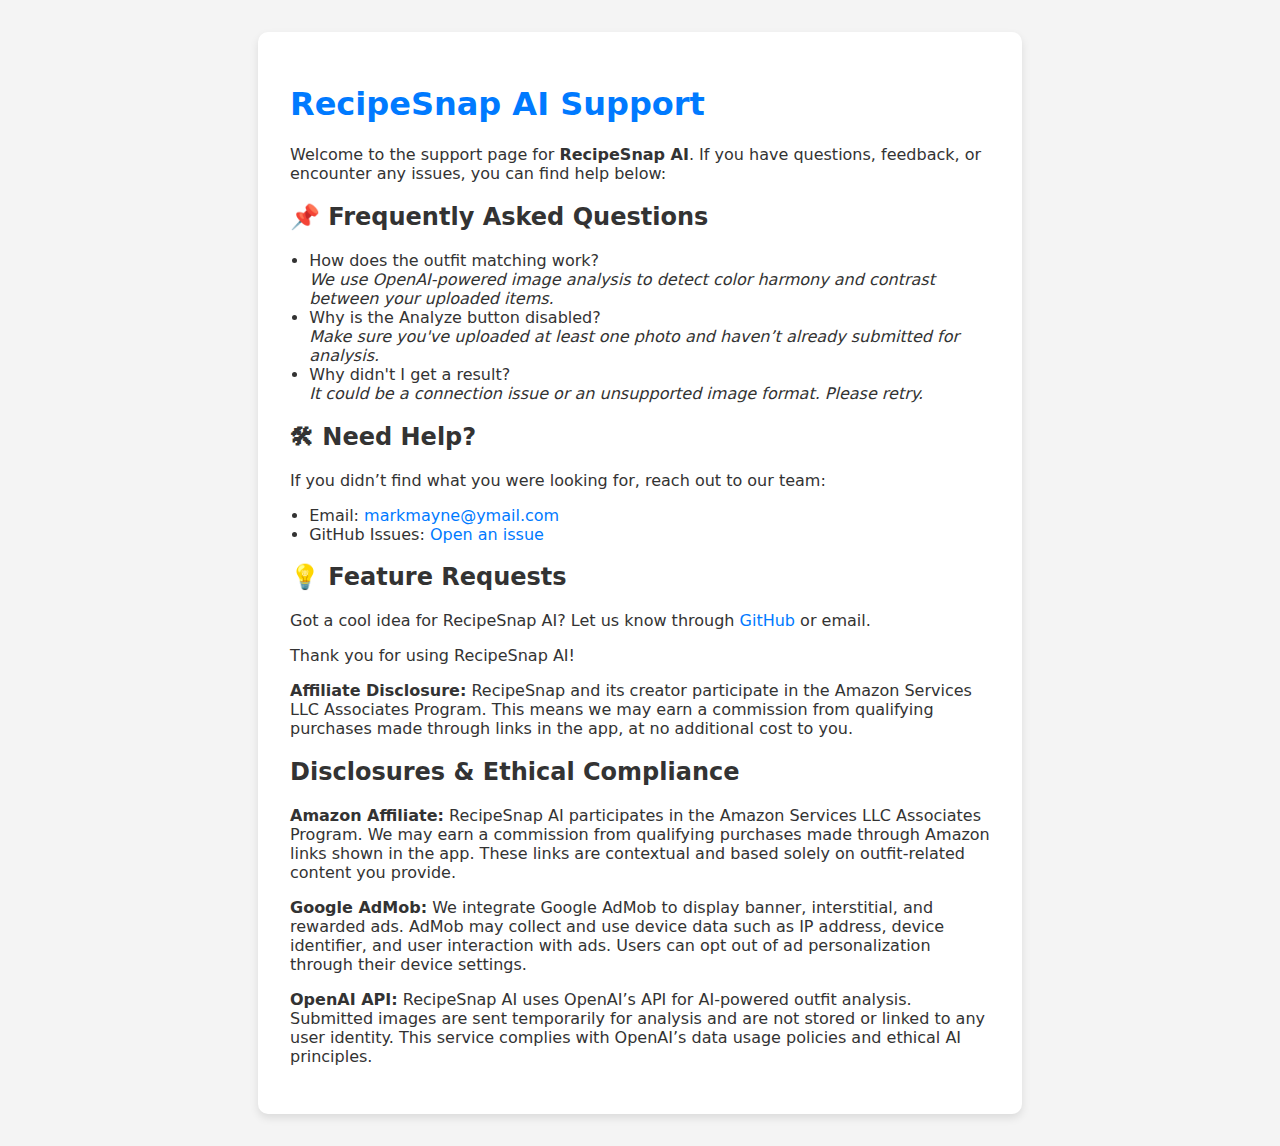
<file: index.html>
<!DOCTYPE html>
<html lang="en">
<head>
  <meta charset="UTF-8">
  <meta name="viewport" content="width=device-width, initial-scale=1.0">
  <title>RecipeSnap AI - Support</title>
  <style>
    body {
      font-family: system-ui, sans-serif;
      margin: 0;
      padding: 2rem;
      background: #f4f4f4;
      color: #333;
    }
    .container {
      max-width: 700px;
      margin: auto;
      background: white;
      padding: 2rem;
      border-radius: 10px;
      box-shadow: 0 4px 8px rgba(0,0,0,0.1);
    }
    h1 {
      color: #007AFF;
    }
    a {
      color: #007AFF;
      text-decoration: none;
    }
    a:hover {
      text-decoration: underline;
    }
    ul {
      padding-left: 1.2rem;
    }
  </style>
</head>
<body>
  <div class="container">
    <h1>RecipeSnap AI Support</h1>
    <p>Welcome to the support page for <strong>RecipeSnap AI</strong>. If you have questions, feedback, or encounter any issues, you can find help below:</p>

    <h2>📌 Frequently Asked Questions</h2>
    <ul>
      <li>How does the outfit matching work?<br><em>We use OpenAI-powered image analysis to detect color harmony and contrast between your uploaded items.</em></li>
      <li>Why is the Analyze button disabled?<br><em>Make sure you've uploaded at least one photo and haven’t already submitted for analysis.</em></li>
      <li>Why didn't I get a result?<br><em>It could be a connection issue or an unsupported image format. Please retry.</em></li>
    </ul>

    <h2>🛠 Need Help?</h2>
    <p>If you didn’t find what you were looking for, reach out to our team:</p>
    <ul>
      <li>Email: <a href="mailto:markmayne@ymail.com">markmayne@ymail.com</a></li>
      <li>GitHub Issues: <a href="https://github.com/markymark5127/recipesnap-support/issues">Open an issue</a></li>
    </ul>

    <h2>💡 Feature Requests</h2>
    <p>Got a cool idea for RecipeSnap AI? Let us know through <a href="https://github.com/markymark5127/recipesnap-support/issues">GitHub</a> or email.</p>

    <p>Thank you for using RecipeSnap AI!</p>
    <p><strong>Affiliate Disclosure:</strong> RecipeSnap and its creator participate in the Amazon Services LLC Associates Program. This means we may earn a commission from qualifying purchases made through links in the app, at no additional cost to you.</p>
  
<h2>Disclosures & Ethical Compliance</h2>
<p><strong>Amazon Affiliate:</strong> RecipeSnap AI participates in the Amazon Services LLC Associates Program. We may earn a commission from qualifying purchases made through Amazon links shown in the app. These links are contextual and based solely on outfit-related content you provide.</p>

<p><strong>Google AdMob:</strong> We integrate Google AdMob to display banner, interstitial, and rewarded ads. AdMob may collect and use device data such as IP address, device identifier, and user interaction with ads. Users can opt out of ad personalization through their device settings.</p>

<p><strong>OpenAI API:</strong> RecipeSnap AI uses OpenAI’s API for AI-powered outfit analysis. Submitted images are sent temporarily for analysis and are not stored or linked to any user identity. This service complies with OpenAI’s data usage policies and ethical AI principles.</p>

</div>
</body>
</html>
</file>
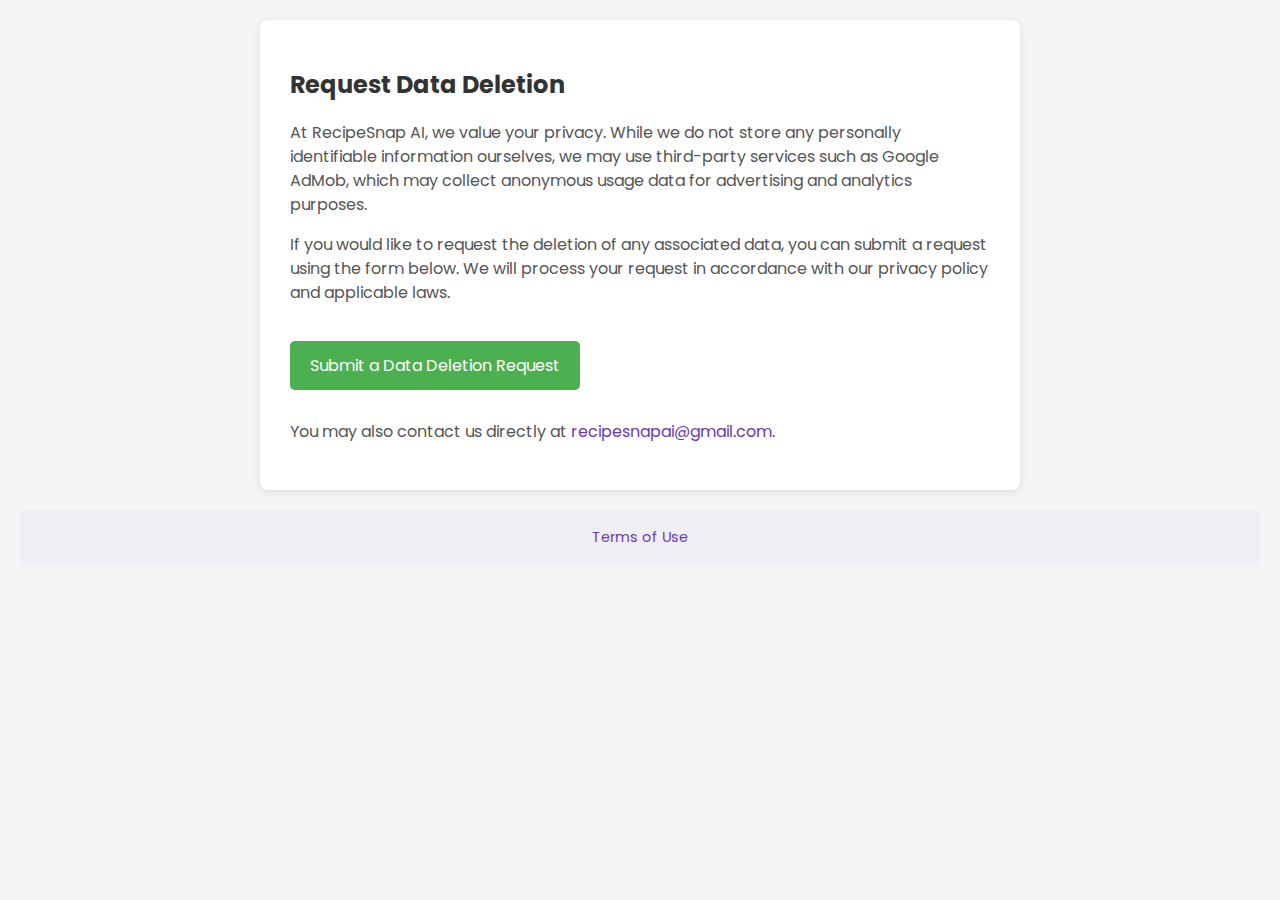
<file: data-deletion.html>
<!DOCTYPE html>
<html lang="en">
<head>
  <meta charset="UTF-8" />
  <meta name="viewport" content="width=device-width, initial-scale=1.0"/>
  <meta name="robots" content="noindex" />
  <title>Request Data Deletion - RecipeSnap AI</title>
  <link rel="stylesheet" href="assets/theme.css">
  <style>
    body {
      padding: 20px;
    }
    .container {
      max-width: 700px;
      margin: auto;
      background: #fff;
      padding: 30px;
      box-shadow: 0 2px 8px rgba(0,0,0,0.1);
      border-radius: 8px;
    }
    h1 {
      font-size: 24px;
      color: #333;
    }
    p {
      font-size: 16px;
      color: #555;
      line-height: 1.5;
    }
    .form-link {
      display: inline-block;
      margin-top: 20px;
      padding: 12px 20px;
      background-color: #4CAF50;
      color: white;
      text-decoration: none;
      border-radius: 5px;
    }
    .form-link:hover {
      background-color: #45a049;
    }
  </style>
</head>
<body>
  <div class="container">
    <h1>Request Data Deletion</h1>
    <p>
      At RecipeSnap AI, we value your privacy. While we do not store any personally identifiable information ourselves, we may use third-party services such as Google AdMob, which may collect anonymous usage data for advertising and analytics purposes.
    </p>
    <p>
      If you would like to request the deletion of any associated data, you can submit a request using the form below. We will process your request in accordance with our privacy policy and applicable laws.
    </p>
    <a class="form-link" href="https://forms.gle/YOUR_GOOGLE_FORM_ID" target="_blank">
      Submit a Data Deletion Request
    </a>
    <p style="margin-top: 30px;">
      You may also contact us directly at <a href="mailto:recipesnapai@gmail.com">recipesnapai@gmail.com</a>.
    </p>
  </div>
  <footer style="text-align:center; margin-top:20px;">
    <a href="terms.html">Terms of Use</a>
  </footer>
</body>
</html>
</file>
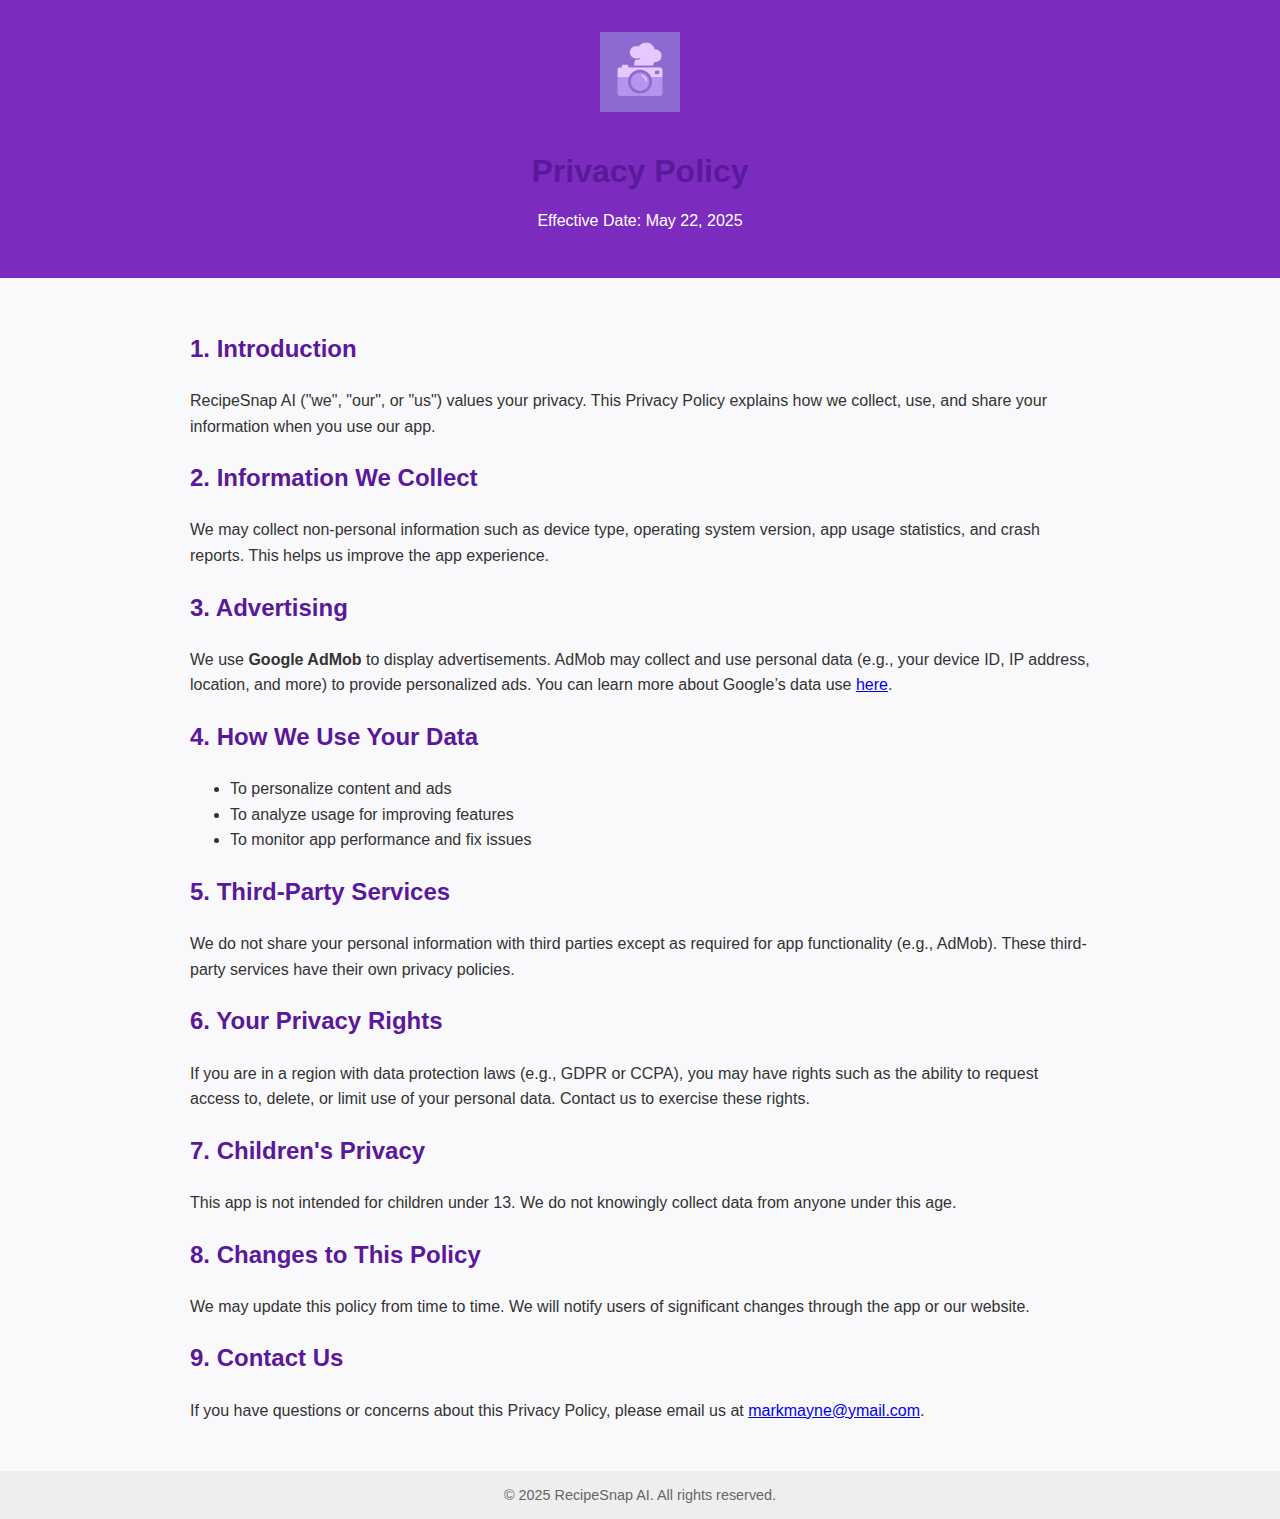
<file: privacy.html>
<!DOCTYPE html>
<html lang="en">
<head>
  <meta charset="UTF-8" />
  <meta name="viewport" content="width=device-width, initial-scale=1.0"/>
  <title>Privacy Policy - RecipeSnap AI</title>
  <link rel="icon" type="image/x-icon" href="assets/images/favicon.ico">
  <style>
    body {
      font-family: 'Segoe UI', Tahoma, Geneva, Verdana, sans-serif;
      background-color: #f9f9fb;
      color: #333;
      margin: 0;
      padding: 0;
    }
    header {
      background-color: #7b2cbf;
      color: white;
      padding: 2rem 1rem;
      text-align: center;
    }
    header img {
      width: 80px;
      height: auto;
      margin-bottom: 1rem;
    }
    main {
      max-width: 900px;
      margin: auto;
      padding: 2rem 1.5rem;
      line-height: 1.6;
    }
    h1, h2 {
      color: #5a189a;
    }
    footer {
      background-color: #eee;
      color: #666;
      text-align: center;
      padding: 1rem;
      font-size: 0.9rem;
    }
  </style>
</head>
<body>
  <header>
    <img src="assets/images/RecipeSnapIcon.png" alt="RecipeSnap AI Icon" />
    <h1>Privacy Policy</h1>
    <p>Effective Date: May 22, 2025</p>
  </header>
  <main>
    <h2>1. Introduction</h2>
    <p>RecipeSnap AI ("we", "our", or "us") values your privacy. This Privacy Policy explains how we collect, use, and share your information when you use our app.</p>

    <h2>2. Information We Collect</h2>
    <p>We may collect non-personal information such as device type, operating system version, app usage statistics, and crash reports. This helps us improve the app experience.</p>

    <h2>3. Advertising</h2>
    <p>We use <strong>Google AdMob</strong> to display advertisements. AdMob may collect and use personal data (e.g., your device ID, IP address, location, and more) to provide personalized ads. You can learn more about Google’s data use <a href="https://policies.google.com/technologies/partner-sites" target="_blank">here</a>.</p>

    <h2>4. How We Use Your Data</h2>
    <ul>
      <li>To personalize content and ads</li>
      <li>To analyze usage for improving features</li>
      <li>To monitor app performance and fix issues</li>
    </ul>

    <h2>5. Third-Party Services</h2>
    <p>We do not share your personal information with third parties except as required for app functionality (e.g., AdMob). These third-party services have their own privacy policies.</p>

    <h2>6. Your Privacy Rights</h2>
    <p>If you are in a region with data protection laws (e.g., GDPR or CCPA), you may have rights such as the ability to request access to, delete, or limit use of your personal data. Contact us to exercise these rights.</p>

    <h2>7. Children's Privacy</h2>
    <p>This app is not intended for children under 13. We do not knowingly collect data from anyone under this age.</p>

    <h2>8. Changes to This Policy</h2>
    <p>We may update this policy from time to time. We will notify users of significant changes through the app or our website.</p>

    <h2>9. Contact Us</h2>
    <p>If you have questions or concerns about this Privacy Policy, please email us at <a href="mailto:markmayne@ymail.com">markmayne@ymail.com</a>.</p>
  </main>
  <footer>
    &copy; 2025 RecipeSnap AI. All rights reserved.
  </footer>
</body>
</html>
</file>
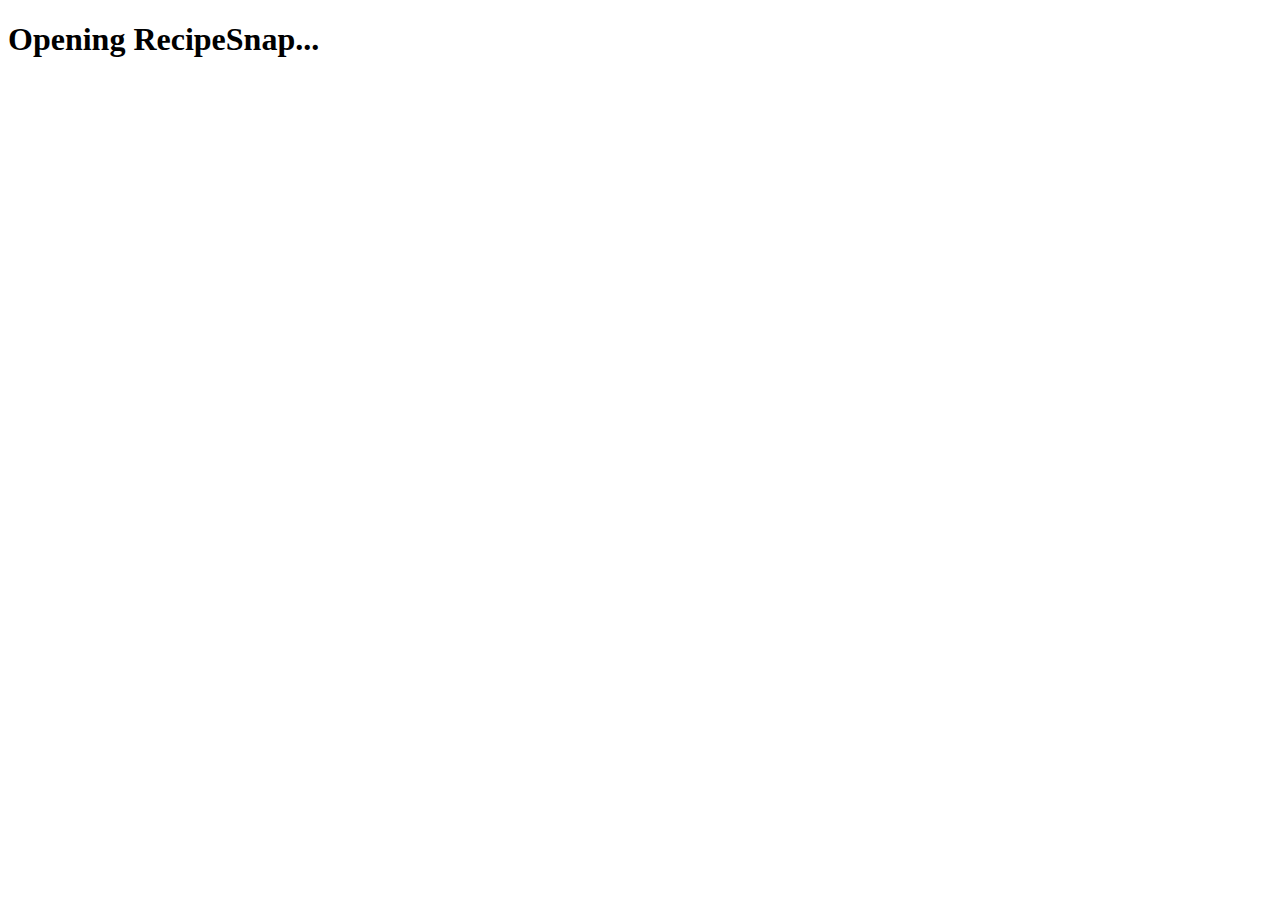
<file: recipe.html>
<!DOCTYPE html>
<html lang="en">
<head>
  <meta charset="UTF-8" />
  <title>RecipeSnap Link</title>
  <meta name="viewport" content="width=device-width, initial-scale=1.0" />
  <script>
    window.onload = function () {
      const params = new URLSearchParams(window.location.search);

      const title = params.get("title") || "Recipe";
      const ingredients = params.get("ingredients") || "";
      const instructions = params.get("instructions") || "";

      const deepLink = `recipesnap://recipe?title=${encodeURIComponent(title)}&ingredients=${encodeURIComponent(ingredients)}&instructions=${encodeURIComponent(instructions)}`;

      console.log("🔗 Redirecting to:", deepLink);

      // Try to open the app
      window.location.href = deepLink;

      // Optional fallback in 2 seconds
      setTimeout(() => {
        document.getElementById("fallback").style.display = "block";
      }, 2000);
    };
  </script>
</head>
<body>
  <h1>Opening RecipeSnap...</h1>
  <p id="fallback" style="display:none;">
    Didn't work? <a href="https://apps.apple.com/us/app/recipesnap-ai/id6746269787">Tap here to install RecipeSnap AI</a>
  </p>
</body>
</html>
</file>
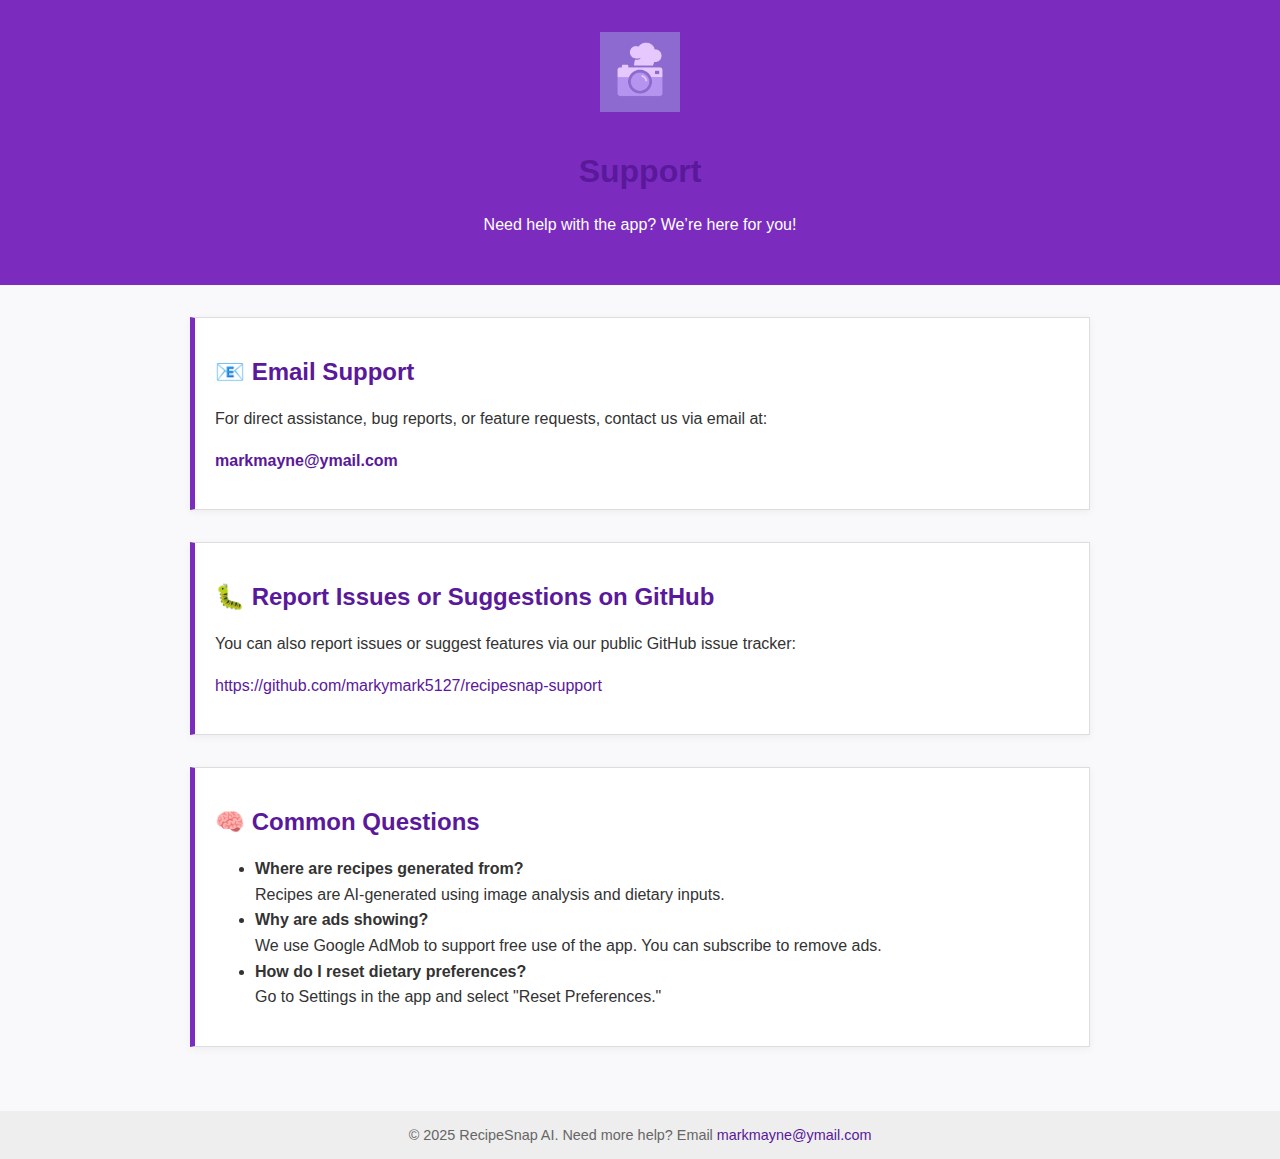
<file: support.html>
<!DOCTYPE html>
<html lang="en">
<head>
  <meta charset="UTF-8" />
  <meta name="viewport" content="width=device-width, initial-scale=1.0"/>
  <title>Support - RecipeSnap AI</title>
  <link rel="icon" type="image/x-icon" href="assets/images/RecipeSnapLogo.ico">
  <style>
    body {
      font-family: 'Segoe UI', Tahoma, Geneva, Verdana, sans-serif;
      background-color: #f9f9fb;
      color: #333;
      margin: 0;
      padding: 0;
    }
    header {
      background-color: #7b2cbf;
      color: white;
      padding: 2rem 1rem;
      text-align: center;
    }
    header img {
      width: 80px;
      height: auto;
      margin-bottom: 1rem;
    }
    main {
      max-width: 900px;
      margin: auto;
      padding: 2rem 1.5rem;
    }
    h1, h2 {
      color: #5a189a;
    }
    p, li {
      line-height: 1.6;
    }
    .support-box {
      background-color: #fff;
      border: 1px solid #ddd;
      border-left: 5px solid #7b2cbf;
      padding: 1.25rem;
      margin-bottom: 2rem;
      box-shadow: 0 2px 8px rgba(0, 0, 0, 0.05);
    }
    a {
      color: #5a189a;
      text-decoration: none;
    }
    a:hover {
      text-decoration: underline;
    }
    footer {
      background-color: #eee;
      color: #666;
      text-align: center;
      padding: 1rem;
      font-size: 0.9rem;
    }
  </style>
</head>
<body>
  <header>
    <img src="assets/images/RecipeSnapIcon.png" alt="RecipeSnap AI Icon" />
    <h1>Support</h1>
    <p>Need help with the app? We’re here for you!</p>
  </header>
  <main>
    <div class="support-box">
      <h2>📧 Email Support</h2>
      <p>For direct assistance, bug reports, or feature requests, contact us via email at:</p>
      <p><strong><a href="mailto:markmayne@ymail.com">markmayne@ymail.com</a></strong></p>
    </div>

    <div class="support-box">
      <h2>🐛 Report Issues or Suggestions on GitHub</h2>
      <p>You can also report issues or suggest features via our public GitHub issue tracker:</p>
      <p><a href="https://github.com/markymark5127/recipesnap-support" target="_blank">https://github.com/markymark5127/recipesnap-support</a></p>
    </div>

    <div class="support-box">
      <h2>🧠 Common Questions</h2>
      <ul>
        <li><strong>Where are recipes generated from?</strong><br>Recipes are AI-generated using image analysis and dietary inputs.</li>
        <li><strong>Why are ads showing?</strong><br>We use Google AdMob to support free use of the app. You can subscribe to remove ads.</li>
        <li><strong>How do I reset dietary preferences?</strong><br>Go to Settings in the app and select "Reset Preferences."</li>
      </ul>
    </div>
  </main>
  <footer>
    &copy; 2025 RecipeSnap AI. Need more help? Email <a href="mailto:markmayne@ymail.com">markmayne@ymail.com</a>
  </footer>
</body>
</html>
</file>
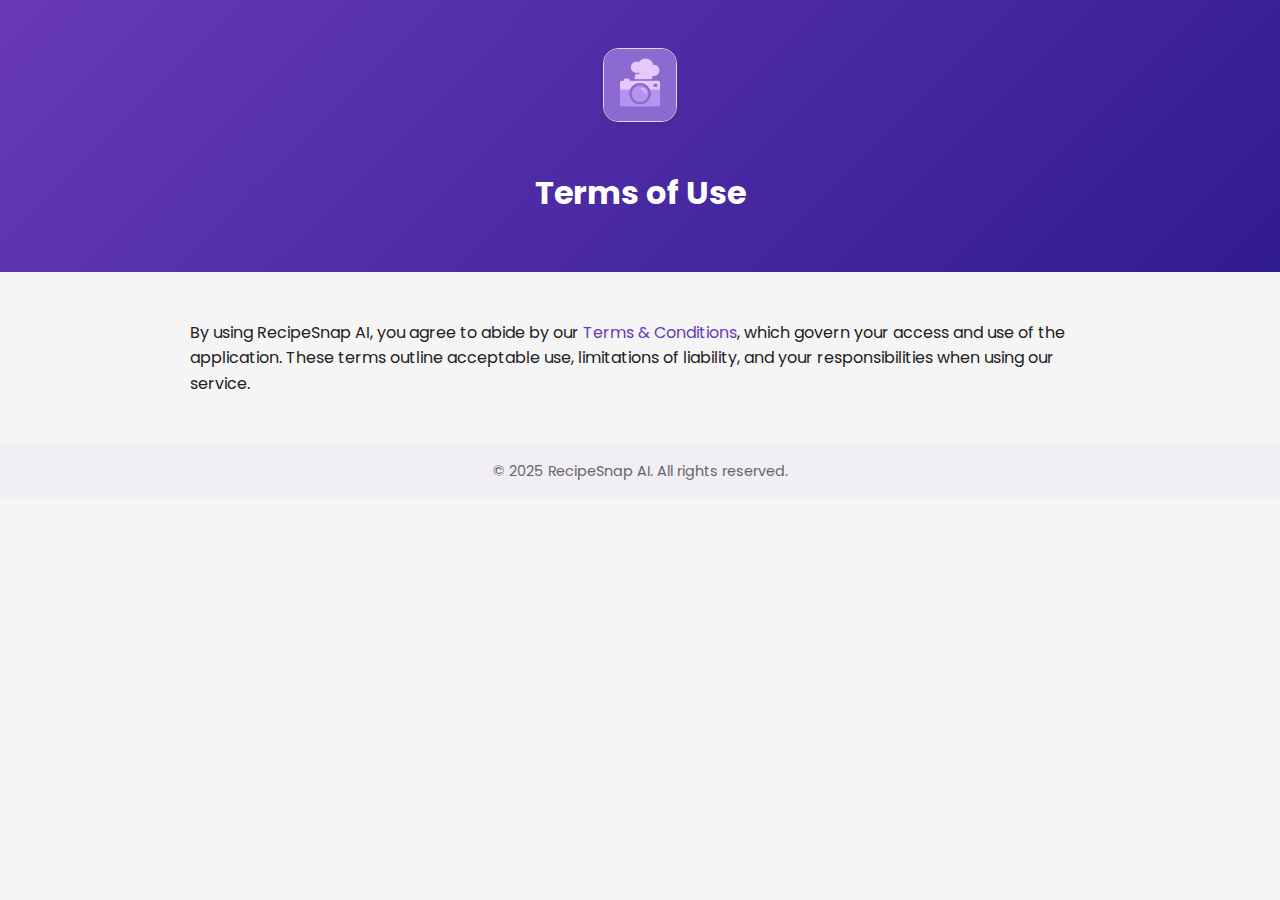
<file: terms-of-use.html>
<!DOCTYPE html>
<html lang="en">
<head>
  <meta charset="UTF-8" />
  <meta name="viewport" content="width=device-width, initial-scale=1.0"/>
  <title>Terms of Use - RecipeSnap AI</title>
  <link rel="icon" type="image/x-icon" href="assets/images/favicon.ico">
  <link rel="stylesheet" href="assets/theme.css">
  <style>
    main {
      max-width: 900px;
      margin: auto;
      padding: 2rem 1.5rem;
      line-height: 1.6;
    }
  </style>
</head>
<body>
  <header>
    <img src="assets/images/RecipeSnapIcon.png" alt="RecipeSnap AI Icon" />
    <h1>Terms of Use</h1>
  </header>
  <main>
    <p>
      By using RecipeSnap AI, you agree to abide by our
      <a href="terms.html">Terms &amp; Conditions</a>, which govern your access and
      use of the application. These terms outline acceptable use,
      limitations of liability, and your responsibilities when using
      our service.
    </p>
  </main>
  <footer>
    &copy; 2025 RecipeSnap AI. All rights reserved.
  </footer>
</body>
</html>
</file>
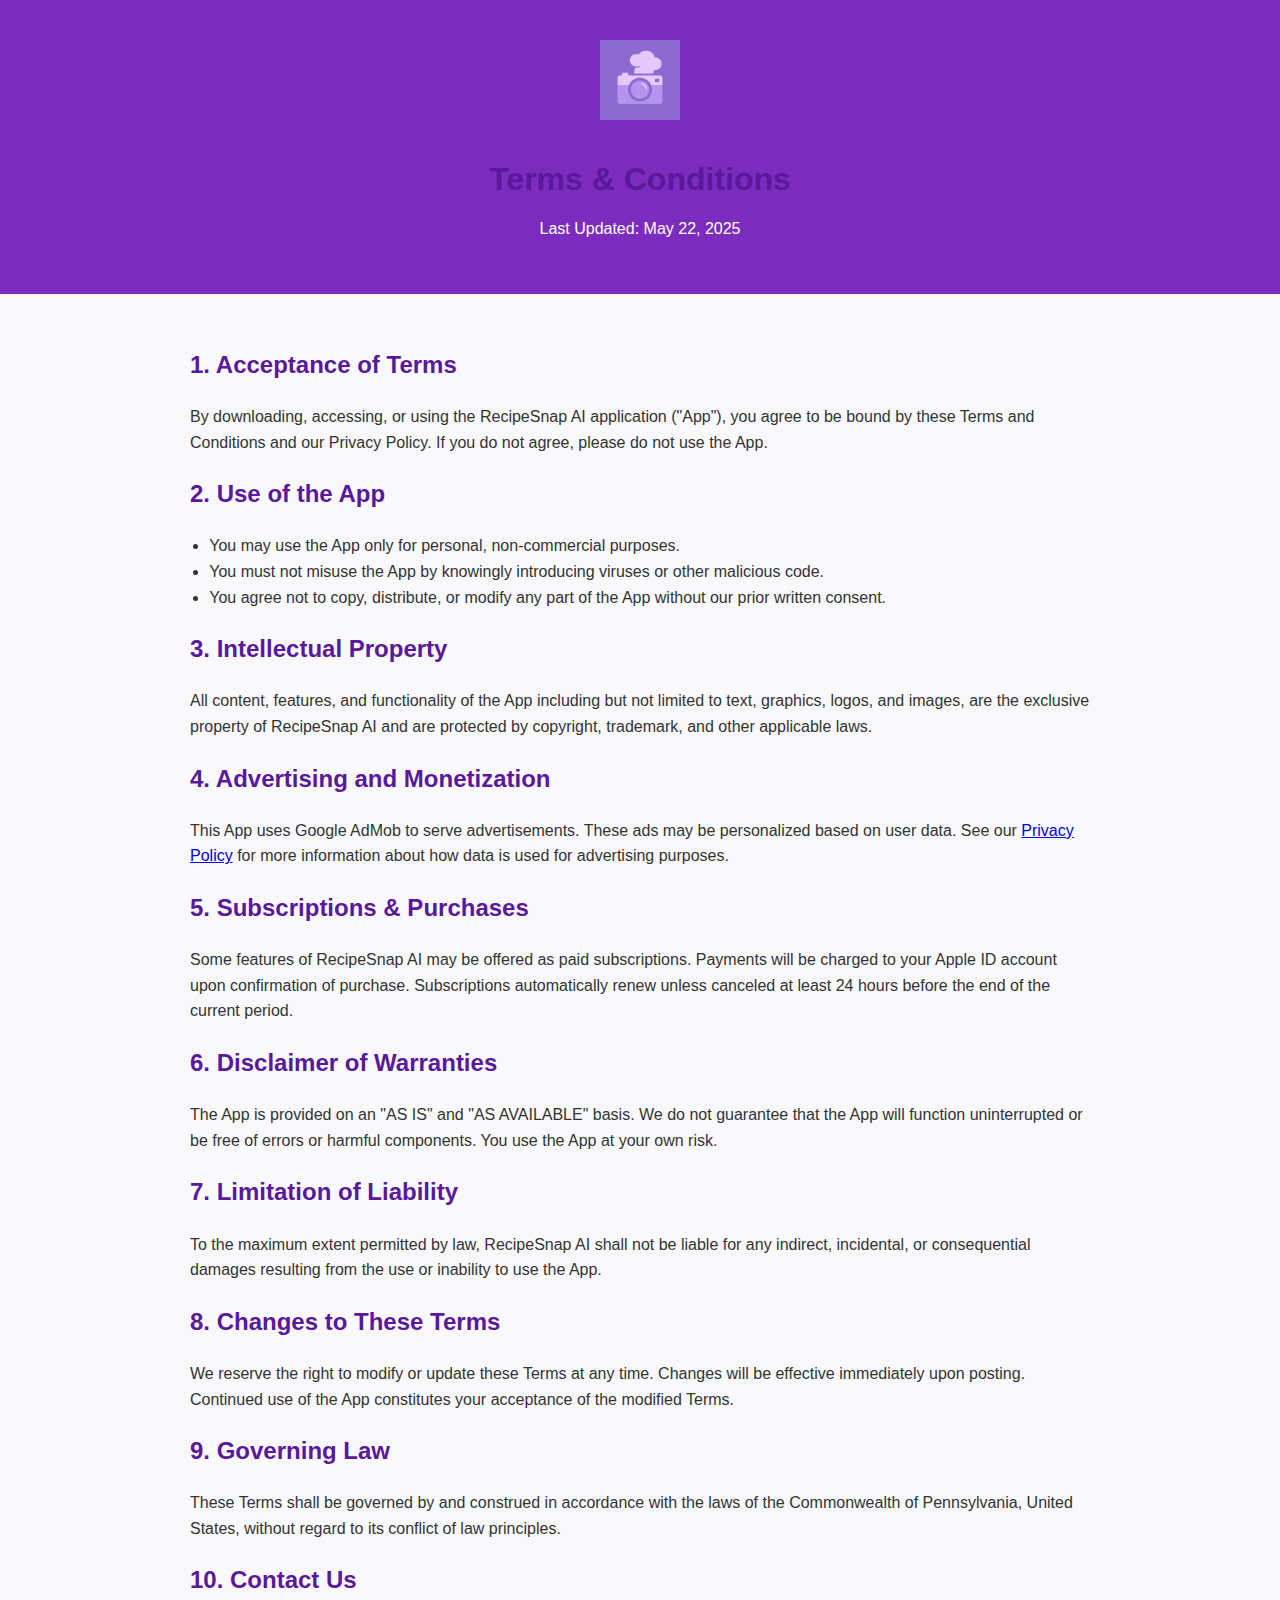
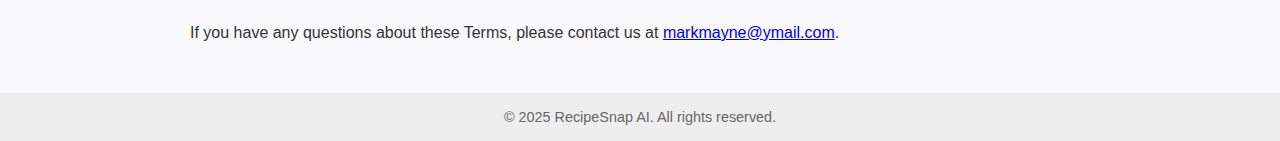
<file: terms.html>
<!DOCTYPE html>
<html lang="en">
<head>
  <meta charset="UTF-8" />
  <meta name="viewport" content="width=device-width, initial-scale=1.0"/>
  <title>Terms & Conditions - RecipeSnap AI</title>
  <link rel="icon" type="image/x-icon" href="assets/images/favicon.ico">
  <style>
    body {
      font-family: 'Segoe UI', Tahoma, Geneva, Verdana, sans-serif;
      background-color: #f9f9fb;
      color: #333;
      margin: 0;
      padding: 0;
    }
    header {
      background-color: #7b2cbf;
      color: white;
      padding: 2.5rem 1rem;
      text-align: center;
    }
    header img {
      width: 80px;
      height: auto;
      margin-bottom: 1rem;
    }
    main {
      max-width: 900px;
      margin: auto;
      padding: 2rem 1.5rem;
      line-height: 1.6;
    }
    h1, h2 {
      color: #5a189a;
    }
    footer {
      background-color: #eee;
      color: #666;
      text-align: center;
      padding: 1rem;
      font-size: 0.9rem;
    }
    ul {
      padding-left: 1.2rem;
    }
  </style>
</head>
<body>
  <header>
    <img src="assets/images/RecipeSnapIcon.png" alt="RecipeSnap AI Icon" />
    <h1>Terms & Conditions</h1>
    <p>Last Updated: May 22, 2025</p>
  </header>
  <main>
    <h2>1. Acceptance of Terms</h2>
    <p>By downloading, accessing, or using the RecipeSnap AI application ("App"), you agree to be bound by these Terms and Conditions and our Privacy Policy. If you do not agree, please do not use the App.</p>

    <h2>2. Use of the App</h2>
    <ul>
      <li>You may use the App only for personal, non-commercial purposes.</li>
      <li>You must not misuse the App by knowingly introducing viruses or other malicious code.</li>
      <li>You agree not to copy, distribute, or modify any part of the App without our prior written consent.</li>
    </ul>

    <h2>3. Intellectual Property</h2>
    <p>All content, features, and functionality of the App including but not limited to text, graphics, logos, and images, are the exclusive property of RecipeSnap AI and are protected by copyright, trademark, and other applicable laws.</p>

    <h2>4. Advertising and Monetization</h2>
    <p>This App uses Google AdMob to serve advertisements. These ads may be personalized based on user data. See our <a href="privacy.html">Privacy Policy</a> for more information about how data is used for advertising purposes.</p>

    <h2>5. Subscriptions & Purchases</h2>
    <p>Some features of RecipeSnap AI may be offered as paid subscriptions. Payments will be charged to your Apple ID account upon confirmation of purchase. Subscriptions automatically renew unless canceled at least 24 hours before the end of the current period.</p>

    <h2>6. Disclaimer of Warranties</h2>
    <p>The App is provided on an "AS IS" and "AS AVAILABLE" basis. We do not guarantee that the App will function uninterrupted or be free of errors or harmful components. You use the App at your own risk.</p>

    <h2>7. Limitation of Liability</h2>
    <p>To the maximum extent permitted by law, RecipeSnap AI shall not be liable for any indirect, incidental, or consequential damages resulting from the use or inability to use the App.</p>

    <h2>8. Changes to These Terms</h2>
    <p>We reserve the right to modify or update these Terms at any time. Changes will be effective immediately upon posting. Continued use of the App constitutes your acceptance of the modified Terms.</p>

    <h2>9. Governing Law</h2>
    <p>These Terms shall be governed by and construed in accordance with the laws of the Commonwealth of Pennsylvania, United States, without regard to its conflict of law principles.</p>

    <h2>10. Contact Us</h2>
    <p>If you have any questions about these Terms, please contact us at <a href="mailto:markmayne@ymail.com">markmayne@ymail.com</a>.</p>
  </main>
  <footer>
    &copy; 2025 RecipeSnap AI. All rights reserved.
  </footer>
</body>
</html>
</file>
<file: assets/theme.css>
@import url('https://fonts.googleapis.com/css2?family=Poppins:wght@400;600&display=swap');

:root {
  --primary-color: #673ab7;
  --secondary-color: #4527a0;
  --accent-color: #311b92;
  --text-dark: #212121;
  --text-light: #ffffff;
  --bg-light: #f5f5f5;
}

body {
  margin: 0;
  font-family: 'Poppins', sans-serif;
  background-color: var(--bg-light);
  color: var(--text-dark);
  line-height: 1.6;
}

header {
  background: linear-gradient(135deg, var(--primary-color), var(--accent-color));
  color: var(--text-light);
  padding: 3rem 1rem 2rem;
  text-align: center;
}

header img {
  height: 72px;
  border-radius: 20.5%;
  border: 1px solid #ddd;
  box-shadow: 0 2px 6px rgba(0,0,0,0.05);
  margin-bottom: 1rem;
}

h1, h2 {
  color: var(--primary-color);
}

header h1,
header h2 {
  color: var(--text-light);
}

footer {
  background-color: #f1eef6;
  text-align: center;
  color: #666;
  padding: 1rem;
  font-size: 0.9rem;
}

a {
  color: var(--primary-color);
  text-decoration: none;
}

a:hover {
  color: var(--accent-color);
}

.top-cta {
  text-align: center;
  margin: 1rem auto 2rem;
}

.top-cta a,
.cta-button,
.cta a {
  background-color: var(--secondary-color);
  color: var(--text-light);
  padding: 0.75rem 1.5rem;
  font-size: 1rem;
  border-radius: 8px;
  display: inline-block;
  transition: background-color 0.3s ease;
}

.top-cta a:hover,
.cta-button:hover,
.cta a:hover {
  background-color: var(--accent-color);
}

.hero {
  display: flex;
  justify-content: center;
  flex-wrap: wrap;
  gap: 1rem;
  padding: 2rem 1rem;
}

.hero img {
  width: 280px;
  border-radius: 12px;
  box-shadow: 0 4px 10px rgba(0, 0, 0, 0.1);
}

.features {
  max-width: 1100px;
  margin: auto;
  padding: 2rem 1.5rem;
  display: grid;
  grid-template-columns: repeat(auto-fit, minmax(260px, 1fr));
  gap: 2rem;
}

.feature {
  background: #fff;
  border-left: 5px solid var(--secondary-color);
  padding: 1.5rem;
  border-radius: 8px;
  box-shadow: 0 3px 6px rgba(0, 0, 0, 0.05);
}

.feature h3 {
  margin-top: 0;
  font-size: 1.2rem;
  color: var(--secondary-color);
}

.video-section {
  text-align: center;
  padding: 3rem 1rem;
  background-color: #fff;
}

.video-section video {
  width: 90%;
  max-width: 480px;
  border-radius: 12px;
  box-shadow: 0 2px 12px rgba(0, 0, 0, 0.1);
}

.cta {
  text-align: center;
  margin: 3rem 0;
}

.producthunt-badge {
  text-align: center;
  margin: 1.5rem 0;
}

.producthunt-badge a {
  display: inline-block;
  margin: 0.5rem;
}

main {
  max-width: 900px;
  margin: auto;
  padding: 2rem 1rem;
}

.section {
  margin-bottom: 2rem;
}

.recipe-title-heading {
  font-size: 2rem;
  color: var(--accent-color);
  text-align: center;
  margin-bottom: 2rem;
  font-weight: 600;
}

.support-box {
  background-color: #fff;
  border: 1px solid #ddd;
  border-left: 5px solid var(--primary-color);
  padding: 1.25rem;
  margin-bottom: 2rem;
  box-shadow: 0 2px 8px rgba(0, 0, 0, 0.05);
}

.container {
  max-width: 700px;
  margin: auto;
  background: #fff;
  padding: 30px;
  box-shadow: 0 2px 8px rgba(0,0,0,0.1);
  border-radius: 8px;
}

.form-link {
  display: inline-block;
  margin-top: 20px;
  padding: 12px 20px;
  background-color: #4CAF50;
  color: #fff;
  border-radius: 5px;
}

.form-link:hover {
  background-color: #45a049;
}

.simple-footer {
  background: none;
  margin-top: 20px;
}

.mt-lg {
  margin-top: 30px;
}

ul {
  padding-left: 1.5rem;
}

@media (max-width: 600px) {
  header h1 {
    font-size: 2rem;
  }

  .hero img {
    width: 100%;
    max-width: 320px;
  }

  .container {
    padding: 1rem;
  }

  .support-box {
    margin: 0 1rem 2rem;
    padding: 1rem;
  }

  .feature {
    padding: 1rem;
  }

  body {
    font-size: 0.95rem;
  }
}
</file>
